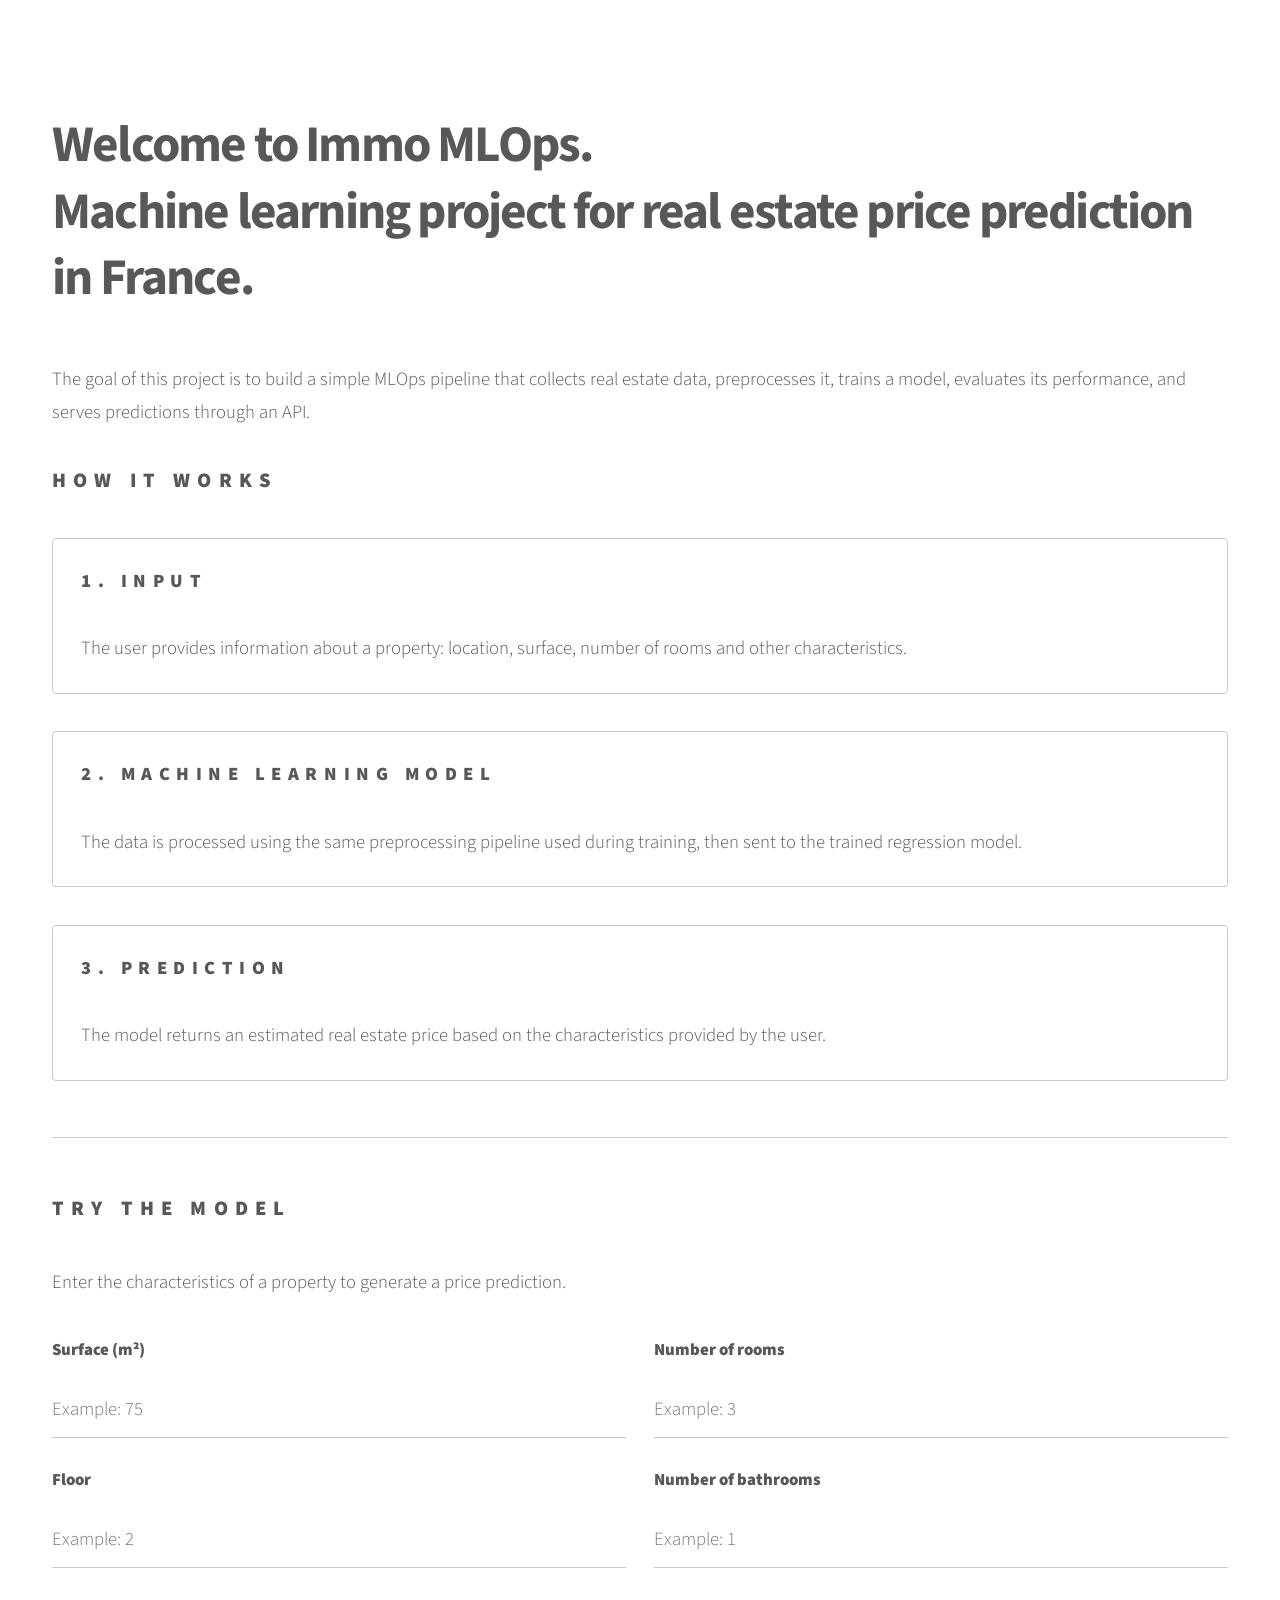
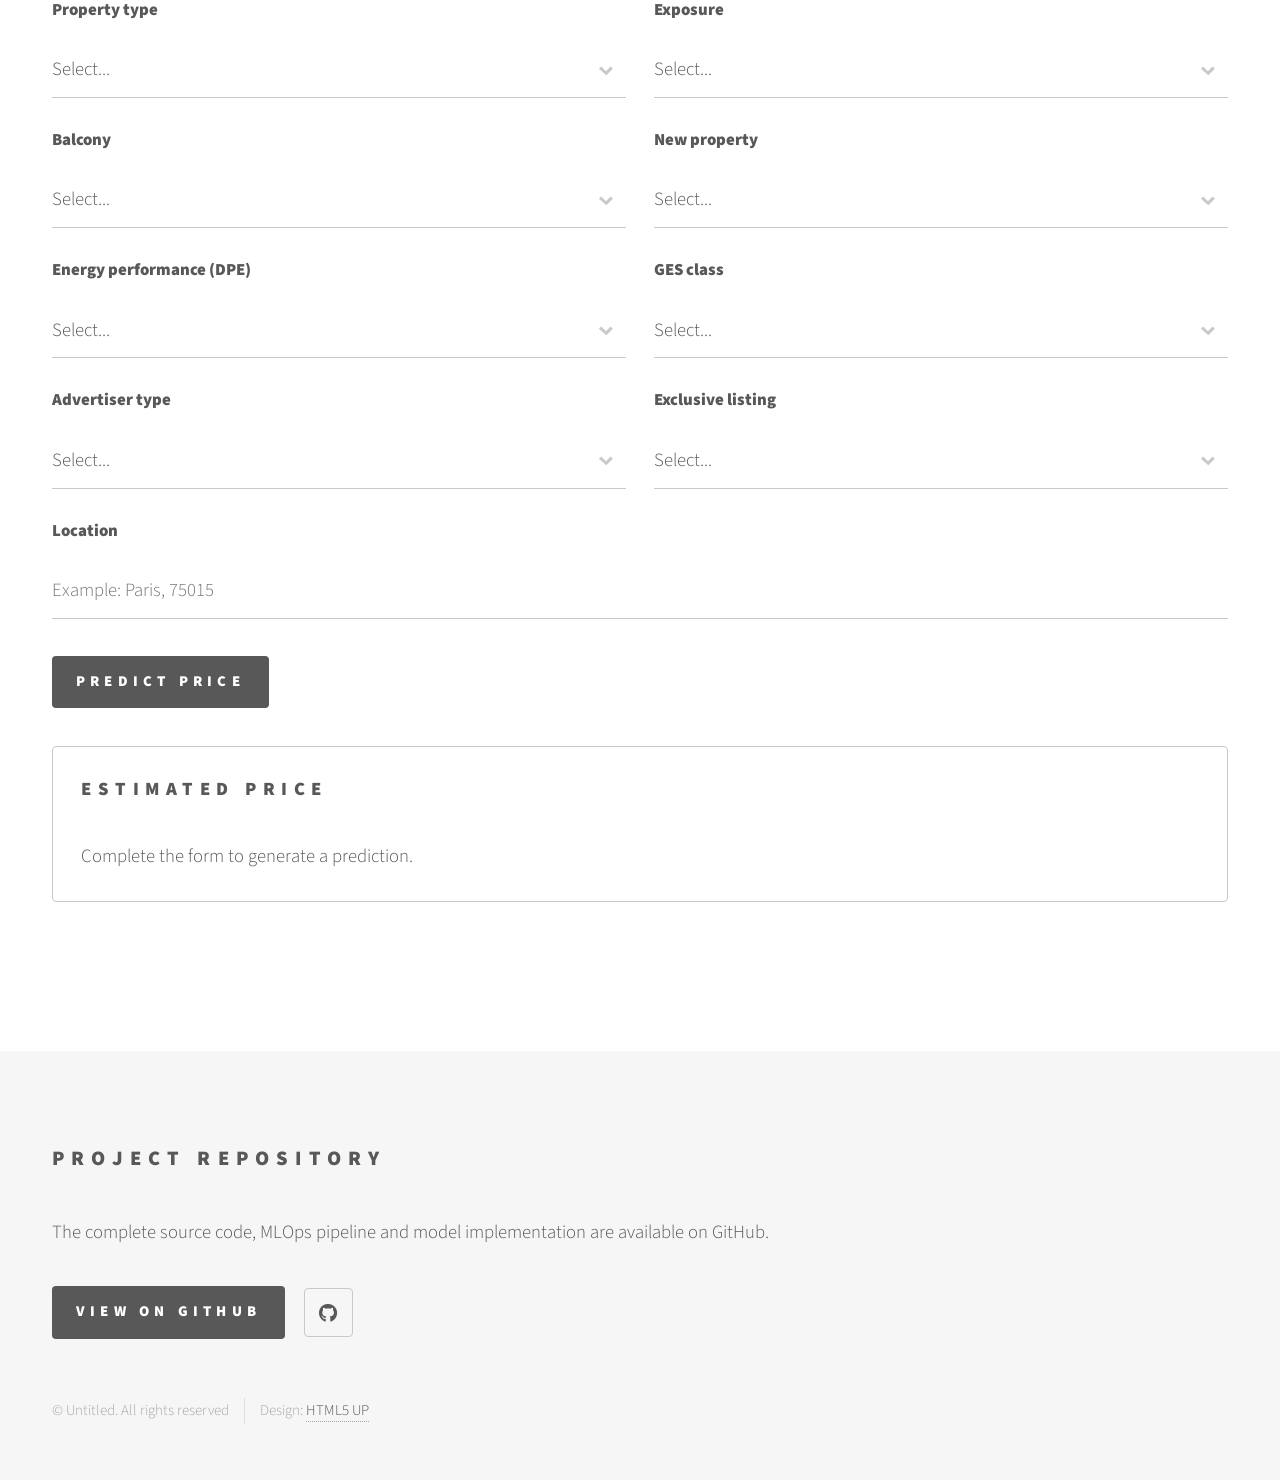
<file: frontend/index.html>
<!DOCTYPE HTML>
<!--
	Phantom by HTML5 UP
	html5up.net | @ajlkn
	Free for personal and commercial use under the CCA 3.0 license (html5up.net/license)
-->
<html>
	<head>
		<title>Phantom by HTML5 UP</title>
		<meta charset="utf-8" />
		<meta name="viewport" content="width=device-width, initial-scale=1, user-scalable=no" />
		<link rel="stylesheet" href="style.css" />
		<noscript><link rel="stylesheet" href="assets/css/noscript.css" /></noscript>
	</head>
	<body class="is-preload">
		<!-- Wrapper -->
			<div id="wrapper">

				<!-- Header -->
					<header id="header">
						<div class="inner">

							<!-- Logo -->
							<!--	<a href="index.html" class="logo">
									<span class="symbol"><img src="images/logo.svg" alt="" /></span><span class="title">Phantom</span>
								</a>
							-->
							<!-- Nav -->
							 <!--
								<nav>
									<ul>
										<li><a href="#menu">Menu</a></li>
									</ul>
								</nav>
							-->
						</div>
					</header>

				<!-- Menu -->
					<nav id="menu">
						<h2>Menu</h2>
						<ul>
							<li><a href="index.html">Home</a></li>
							<li><a href="generic.html">Ipsum veroeros</a></li>
							<li><a href="generic.html">Tempus etiam</a></li>
							<li><a href="generic.html">Consequat dolor</a></li>
							<li><a href="elements.html">Elements</a></li>
						</ul>
					</nav>

				<!-- Main -->
					<div id="main">
						<div class="inner">
							<header>
								<h1>Welcome to Immo MLOps.<br />
								Machine learning project for real estate price prediction in France.</h1>
								<p>The goal of this project is to build a simple MLOps pipeline that collects real estate data, preprocesses it, trains a model, evaluates its performance, and serves predictions through an API.</p>
							</header>

														<!-- Présentation du fonctionnement -->
							<section id="how-it-works">
							    <h2>How it works</h2>
							
							    <div class="box">
							        <h3>1. Input</h3>
							        <p>
							            The user provides information about a property:
							            location, surface, number of rooms and other characteristics.
							        </p>
							    </div>
							
							    <div class="box">
							        <h3>2. Machine Learning model</h3>
							        <p>
							            The data is processed using the same preprocessing pipeline
							            used during training, then sent to the trained regression model.
							        </p>
							    </div>
							
							    <div class="box">
							        <h3>3. Prediction</h3>
							        <p>
							            The model returns an estimated real estate price based on
							            the characteristics provided by the user.
							        </p>
							    </div>
							</section>
							
							<hr class="major" />
							

						<section id="prediction">
						    <h2>Try the model</h2>
						
						    <p>
						        Enter the characteristics of a property to generate a price prediction.
						    </p>
						
						    <form id="prediction-form">
							
						        <div class="fields">
								
						            <!-- Property characteristics -->
								
						            <div class="field half">
						                <label for="surface">Surface (m²)</label>
						                <input
						                    type="number"
						                    name="surface"
						                    id="surface"
						                    placeholder="Example: 75"
						                    min="1"
						                    required
						                />
						            </div>
								
						            <div class="field half">
						                <label for="nb_pieces">Number of rooms</label>
						                <input
						                    type="number"
						                    name="nb_pieces"
						                    id="nb_pieces"
						                    placeholder="Example: 3"
						                    min="1"
						                    required
						                />
						            </div>
								
						            <div class="field half">
						                <label for="etage">Floor</label>
						                <input
						                    type="number"
						                    name="etage"
						                    id="etage"
						                    placeholder="Example: 2"
						                />
						            </div>
								
						            <div class="field half">
						                <label for="bain">Number of bathrooms</label>
						                <input
						                    type="number"
						                    name="bain"
						                    id="bain"
						                    placeholder="Example: 1"
						                    min="0"
						                />
						            </div>
								
						            <div class="field half">
						                <label for="typedebien">Property type</label>
									
						                <select name="typedebien" id="typedebien" required>
						                    <option value="">Select...</option>
						                    <option value="Appartement">Apartment</option>
						                    <option value="Maison">House</option>
						                </select>
						            </div>
								
						            <div class="field half">
						                <label for="exposition">Exposure</label>
									
						                <select name="exposition" id="exposition">
						                    <option value="">Select...</option>
						                    <option value="Nord">North</option>
						                    <option value="Sud">South</option>
						                    <option value="Est">East</option>
						                    <option value="Ouest">West</option>
						                </select>
						            </div>
								
						            <!-- Equipment and energy -->
								
						            <div class="field half">
						                <label for="balcon">Balcony</label>
									
						                <select name="balcon" id="balcon">
						                    <option value="">Select...</option>
						                    <option value="1">Yes</option>
						                    <option value="0">No</option>
						                </select>
						            </div>
								
						            <div class="field half">
						                <label for="logement_neuf">New property</label>
									
						                <select name="logement_neuf" id="logement_neuf">
						                    <option value="">Select...</option>
						                    <option value="1">Yes</option>
						                    <option value="0">No</option>
						                </select>
						            </div>
								
						            <div class="field half">
						                <label for="dpeL">Energy performance (DPE)</label>
									
						                <select name="dpeL" id="dpeL">
						                    <option value="">Select...</option>
						                    <option value="A">A</option>
						                    <option value="B">B</option>
						                    <option value="C">C</option>
						                    <option value="D">D</option>
						                    <option value="E">E</option>
						                    <option value="F">F</option>
						                    <option value="G">G</option>
						                </select>
						            </div>
								
						            <div class="field half">
						                <label for="ges_class">GES class</label>
									
						                <select name="ges_class" id="ges_class">
						                    <option value="">Select...</option>
						                    <option value="A">A</option>
						                    <option value="B">B</option>
						                    <option value="C">C</option>
						                    <option value="D">D</option>
						                    <option value="E">E</option>
						                    <option value="F">F</option>
						                    <option value="G">G</option>
						                </select>
						            </div>
								
						            <!-- Listing information -->
								
						            <div class="field half">
						                <label for="type_annonceur">Advertiser type</label>
									
						                <select name="type_annonceur" id="type_annonceur">
						                    <option value="">Select...</option>
						                    <option value="Professionnel">Professional</option>
						                    <option value="Particulier">Private individual</option>
						                </select>
						            </div>
								
						            <div class="field half">
						                <label for="annonce_exclusive">Exclusive listing</label>
									
						                <select name="annonce_exclusive" id="annonce_exclusive">
						                    <option value="">Select...</option>
						                    <option value="1">Yes</option>
						                    <option value="0">No</option>
						                </select>
						            </div>
								
						            <!-- Location -->
								
						            <div class="field">
						                <label for="location">Location</label>
						                <input
						                    type="text"
						                    name="location"
						                    id="location"
						                    placeholder="Example: Paris, 75015"
						                    required
						                />
						            </div>
								
						        </div>
							
						        <ul class="actions">
						            <li>
						                <button type="submit" class="primary">
						                    Predict price
						                </button>
						            </li>
						        </ul>
							
						    </form>
						
						    <div id="prediction-result" class="box">
						        <h3>Estimated price</h3>
							
						        <p id="predicted-price">
						            Complete the form to generate a prediction.
						        </p>
						    </div>
						
						</section>
						
							

						</div>
					</div>

				<!-- Footer -->
					<footer id="footer">
						<div class="inner">
							
							<section>
					    		<h2>Project repository</h2>
					
					    			<p>
					        			The complete source code, MLOps pipeline and model implementation
					        			are available on GitHub.
					    			</p>
					
					    				<ul class="actions">
										    <li>
										        <a
										            href="https://github.com/EstebanHuriot/Immo_MLOps"
										            class="button primary"
										            target="_blank"
										            rel="noopener noreferrer"
										        >
										            View on GitHub
										        </a>
										    </li>
										
										    <li>
										        <a
										            href="https://github.com/EstebanHuriot/Immo_MLOps"
										            class="icon brands style2 fa-github"
										            target="_blank"
										            rel="noopener noreferrer"
										        >
										            <span class="label">GitHub</span>
										        </a>
										    </li>
										</ul>

							</section>






							<ul class="copyright">
								<li>&copy; Untitled. All rights reserved</li><li>Design: <a href="http://html5up.net">HTML5 UP</a></li>
							</ul>
						</div>
					</footer>

			</div>

		<!-- Scripts -->
			<script src="script.js"></script>

	</body>
</html>
</file>
<file: frontend/style.css>
@import url("https://fonts.googleapis.com/css?family=Source+Sans+Pro:300,700,900");

/*
    Adapted from Phantom by HTML5 UP
    html5up.net | @ajlkn
    Free for personal and commercial use under the CCA 3.0 license
*/

/* GitHub icon only */
@font-face {
    font-family: "Font Awesome 5 Brands";
    font-style: normal;
    font-weight: 400;
    font-display: block;
    src: url("webfonts/fa-brands-400.woff2") format("woff2");
}

/* Base */
*,
*::before,
*::after {
    box-sizing: border-box;
}

html,
body {
    margin: 0;
    padding: 0;
}

body,
input,
select,
button {
    color: #585858;
    font-family: "Source Sans Pro", Helvetica, sans-serif;
    font-size: 14pt;
    font-weight: 300;
    line-height: 1.75;
}

body {
    background: #fff;
}

a {
    color: #585858;
    text-decoration: none;
    border-bottom: dotted 1px rgba(88, 88, 88, 0.5);
    transition: color 0.2s ease, border-color 0.2s ease;
}

a:hover {
    color: #f2849e;
    border-bottom-color: transparent;
}

p {
    margin: 0 0 2em;
}

h1 {
    margin: 0 0 1em;
    font-size: 2.75em;
    font-weight: 700;
    line-height: 1.3;
    letter-spacing: -0.035em;
}

h2,
h3 {
    margin: 0 0 2em;
    font-weight: 900;
    line-height: 1.5;
    text-transform: uppercase;
    letter-spacing: 0.35em;
}

h2 {
    font-size: 1.1em;
}

h3 {
    font-size: 1em;
}

hr {
    margin: 3em 0;
    border: 0;
    border-bottom: solid 1px #c9c9c9;
}

/* The header/menu are unused in the current HTML */
#header,
#menu {
    display: none;
}

/* Layout */
#wrapper > * > .inner {
    width: 100%;
    max-width: 68em;
    margin: 0 auto;
    padding: 0 2.5em;
}

#main {
    padding: 6em 0;
}

/* Boxes */
.box {
    margin-bottom: 2em;
    padding: 1.5em;
    border: solid 1px #c9c9c9;
    border-radius: 4px;
}

.box > :last-child {
    margin-bottom: 0;
}

/* Form */
form {
    margin: 0 0 2em;
    overflow-x: hidden;
}

.fields {
    display: flex;
    flex-wrap: wrap;
    width: calc(100% + 3em);
    margin: -1.5em 0 2em -1.5em;
}

.field {
    width: calc(100% - 1.5em);
    padding: 1.5em 0 0 1.5em;
}

.field.half {
    width: calc(50% - 0.75em);
}

label {
    display: block;
    margin: 0 0 1em;
    font-size: 0.9em;
    font-weight: 900;
}

input[type="text"],
input[type="number"],
select {
    display: block;
    width: 100%;
    height: 3em;
    padding: 0;
    color: inherit;
    background: transparent;
    border: 0;
    border-bottom: solid 1px #c9c9c9;
    border-radius: 0;
    outline: 0;
    appearance: none;
}

input[type="text"]:focus,
input[type="number"]:focus,
select:focus {
    border-bottom-color: #f2849e;
    box-shadow: inset 0 -1px 0 #f2849e;
}

select {
    padding-right: 2em;
    background-image: url("data:image/svg+xml;charset=utf8,%3Csvg xmlns='http://www.w3.org/2000/svg' width='40' height='40' viewBox='0 0 40 40'%3E%3Cpath d='M9.4 12.3 19.8 22.7 30.2 12.3 35.3 17.4 20.7 31.9 4.3 17.3z' fill='%23c9c9c9'/%3E%3C/svg%3E");
    background-size: 1.1rem;
    background-repeat: no-repeat;
    background-position: calc(100% - 0.7rem) center;
}

select option {
    background: #fff;
}

/* Actions / buttons */
.actions {
    display: flex;
    align-items: center;
    gap: 1em;
    margin: 0;
    padding: 0;
    list-style: none;
}

.actions li {
    padding: 0;
}

button,
.button {
    display: inline-block;
    height: 3.5em;
    padding: 0 1.6em;
    color: #585858;
    background: transparent;
    border: 0;
    border-radius: 4px;
    box-shadow: inset 0 0 0 2px #585858;
    cursor: pointer;
    font-size: 0.8em;
    font-weight: 900;
    line-height: 3.5em;
    letter-spacing: 0.35em;
    text-align: center;
    text-transform: uppercase;
    white-space: nowrap;
    transition: 0.2s ease;
}

button:hover,
.button:hover {
    color: #f2849e;
    box-shadow: inset 0 0 0 2px #f2849e;
}

button.primary,
.button.primary {
    color: #fff;
    background: #585858;
    box-shadow: none;
}

button.primary:hover,
.button.primary:hover {
    color: #fff;
    background: #f2849e;
}

/* GitHub icon */
.icon {
    position: relative;
    border-bottom: 0;
}

.icon.brands::before {
    font-family: "Font Awesome 5 Brands";
    font-style: normal;
    font-weight: 400;
}

.fa-github::before {
    content: "\f09b";
}

.icon.style2 {
    display: inline-block;
    width: 2.65em;
    height: 2.65em;
    color: inherit;
    border: solid 1px #c9c9c9;
    border-radius: 4px;
    line-height: 2.65em;
    text-align: center;
}

.icon.style2:hover {
    color: #f2849e;
    border-color: #f2849e;
}

.icon .label {
    display: none;
}

/* Footer */
#footer {
    padding: 5em 0 3em;
    background: #f6f6f6;
}

#footer .copyright {
    width: 100%;
    margin: 4em 0 0;
    padding: 0;
    color: rgba(88, 88, 88, 0.5);
    font-size: 0.8em;
    list-style: none;
}

#footer .copyright li {
    display: inline-block;
    margin-left: 1em;
    padding-left: 1em;
    border-left: solid 1px rgba(88, 88, 88, 0.15);
}

#footer .copyright li:first-child {
    margin-left: 0;
    padding-left: 0;
    border-left: 0;
}

/* Responsive */
@media screen and (max-width: 736px) {
    body,
    input,
    select,
    button {
        font-size: 12pt;
    }

    h1 {
        font-size: 2em;
    }

    h1 br {
        display: none;
    }

    #wrapper > * > .inner {
        padding: 0 1.25em;
    }

    #main {
        padding: 4em 0;
    }

    #footer {
        padding: 3em 0;
    }
}

@media screen and (max-width: 480px) {
    .field.half {
        width: calc(100% - 1.5em);
    }

    .actions {
        flex-wrap: wrap;
    }

    #footer .copyright li {
        display: block;
        margin: 0.75em 0 0;
        padding: 0;
        border-left: 0;
    }
}
</file>
